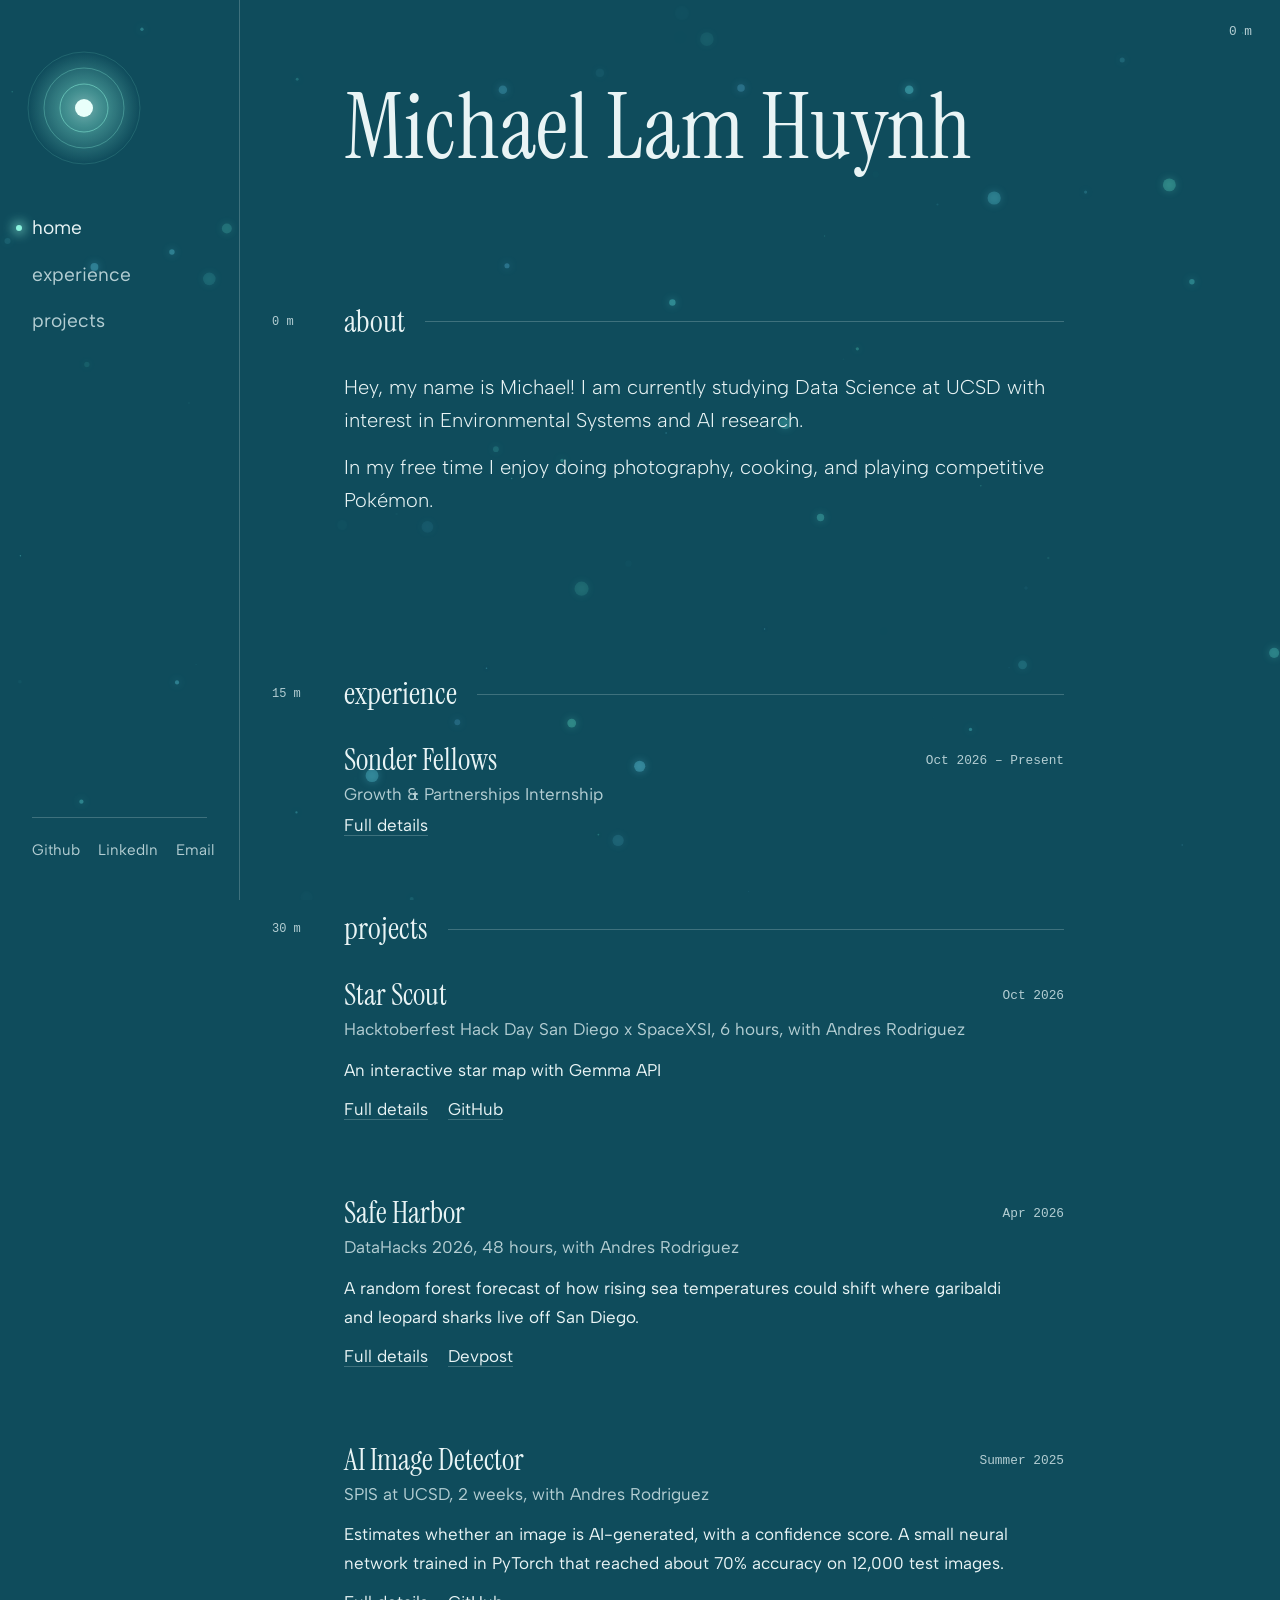
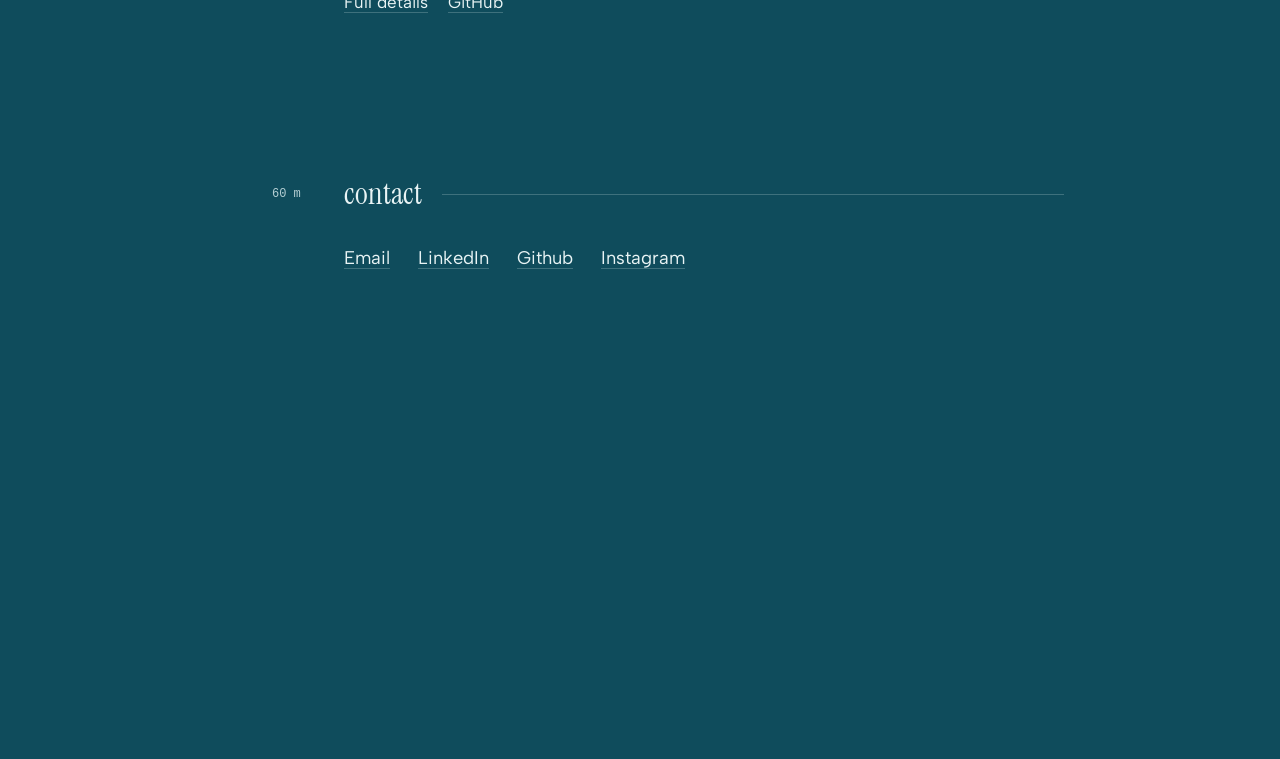
<file: index.html>
<!DOCTYPE html>
<html lang="en">
<head>
<meta charset="utf-8">
<script>(function(){var skip=false;try{skip=!!sessionStorage.getItem('dived')}catch(e){}if(!skip&&!matchMedia('(prefers-reduced-motion: reduce)').matches)document.documentElement.classList.add('diving')})();</script>
<meta name="viewport" content="width=device-width, initial-scale=1, viewport-fit=cover">
<title>Michael Lam Huynh's website</title>
<meta name="description" content="Michael Lam Huynh is a data science student at UC San Diego interested in environmental systems and AI research. Projects include Safe Harbor, a marine habitat forecast built at DataHacks 2026.">
<meta name="author" content="Michael Lam Huynh">
<meta name="theme-color" content="#0F4C5C">
<link rel="canonical" href="https://michaellamhuynh.dev/">
<meta property="og:type" content="website">
<meta property="og:title" content="Michael Lam Huynh's website">
<meta property="og:description" content="Michael Lam Huynh is a data science student at UC San Diego interested in environmental systems and AI research. Projects include Safe Harbor, a marine habitat forecast built at DataHacks 2026.">
<meta property="og:url" content="https://michaellamhuynh.dev/">
<script type="application/ld+json">{"@context":"https://schema.org","@type":"Person","name":"Michael Lam Huynh","url":"https://michaellamhuynh.dev/","alumniOf":{"@type":"CollegeOrUniversity","name":"University of California San Diego"},"description":"Data science student at UC San Diego interested in environmental systems and AI research.","sameAs":["https://github.com/MichaelHuynh28","https://www.linkedin.com/in/michael-huynh-b6799438b","https://www.instagram.com/nawal___mike/"]}</script>
<link rel="icon" href="data:image/svg+xml,&lt;svg xmlns=%22http://www.w3.org/2000/svg%22 viewBox=%220 0 100 100%22&gt;&lt;text y=%22.9em%22 font-size=%2290%22&gt;&#127754;&lt;/text&gt;&lt;/svg&gt;">
<link href="https://fonts.googleapis.com/css2?family=Albert+Sans:wght@300;400;500;600&amp;family=Instrument+Serif:ital@0;1&amp;display=swap" rel="stylesheet">
<link rel="stylesheet" href="styles.css">
</head>
<body data-depth=".95">
<div id="dive" aria-hidden="true"></div>
<canvas id="sea" aria-hidden="true"></canvas>
<div id="gauge" aria-hidden="true">0 m</div>
<div class="shell">
  <aside class="side">
    <a href="index.html" aria-label="Home">
      <svg class="orb" viewBox="0 0 120 120" aria-hidden="true">
        <defs><radialGradient id="g"><stop offset="0" stop-color="#C9FFF3"/><stop offset=".35" stop-color="#8CF3DD" stop-opacity=".7"/><stop offset="1" stop-color="#8CF3DD" stop-opacity="0"/></radialGradient></defs>
        <circle cx="60" cy="60" r="56" fill="url(#g)" opacity=".55"/>
        <circle cx="60" cy="60" r="9" fill="#E9FFFA"/>
        <g fill="none" stroke="#8CF3DD"><circle cx="60" cy="60" r="24" stroke-opacity=".5"/><circle cx="60" cy="60" r="40" stroke-opacity=".3"/><circle cx="60" cy="60" r="56" stroke-opacity=".15"/></g>
      </svg>
    </a>
    <nav class="nav" aria-label="Pages">
      <a aria-current="page" href="index.html">home</a>
      <a href="experience.html">experience</a>
      <a href="projects.html">projects</a>
    </nav>
    <div class="social">
      <a href="https://github.com/MichaelHuynh28">Github</a>
      <a href="https://www.linkedin.com/in/michael-huynh-b6799438b">LinkedIn</a>
      <a href="mailto:michael.lam.huynh@gmail.com">Email</a>
    </div>
  </aside>

  <main>
    <section id="home">
      <div class="head">
        <h1>Michael Lam Huynh</h1>
      </div>
      <div class="sec">
        <h2><span class="d">0 m</span>about</h2>
        <p class="about">Hey, my name is Michael! I am currently studying Data Science at UCSD with interest in Environmental Systems and AI research.</p>
        <p class="about">In my free time I enjoy doing photography, cooking, and playing competitive Pok&eacute;mon.</p>
      </div>
      <div class="sec">
        <h2><span class="d">15 m</span>experience</h2>
        <div class="row">
          <h3>Sonder Fellows</h3><span class="date">Oct 2026 – Present</span>
          <p class="meta">Growth &amp; Partnerships Internship</p>
          <div class="links"><a href="experience.html">Full details</a>
        </div>
      </div>
      <div class="sec">
        <h2><span class="d">30 m</span>projects</h2>
        <div class="row">
          <h3>Star Scout</h3><span class="date">Oct 2026</span>
          <p class="meta">Hacktoberfest Hack Day San Diego x SpaceXSI, 6 hours, with Andres Rodriguez</p>
          <p class="desc">An interactive star map with Gemma API</p>
          <div class="links"><a href="projects.html">Full details</a><a href="https://github.com/MichaelHuynh28/Star-Scout">GitHub</a></div>
        </div>
        <div class="row">
          <h3>Safe Harbor</h3><span class="date">Apr 2026</span>
          <p class="meta">DataHacks 2026, 48 hours, with Andres Rodriguez</p>
          <p class="desc">A random forest forecast of how rising sea temperatures could shift where garibaldi and leopard sharks live off San Diego.</p>
          <div class="links"><a href="projects.html">Full details</a><a href="https://devpost.com/software/safe-harbor-bcondm">Devpost</a></div>
        </div>
        <div class="row">
          <h3>AI Image Detector</h3><span class="date">Summer 2025</span>
          <p class="meta">SPIS at UCSD, 2 weeks, with Andres Rodriguez</p>
          <p class="desc">Estimates whether an image is AI-generated, with a confidence score. A small neural network trained in PyTorch that reached about 70% accuracy on 12,000 test images.</p>
          <div class="links"><a href="projects.html">Full details</a><a href="https://github.com/MichaelHuynh28/SPIS-2025">GitHub</a></div>
        </div>
      </div>
      <div class="sec">
        <h2><span class="d">60 m</span>contact</h2>
        <div class="contact">
          <a href="mailto:michael.lam.huynh@gmail.com">Email</a>
          <a href="https://www.linkedin.com/in/michael-huynh-b6799438b">LinkedIn</a>
          <a href="https://github.com/MichaelHuynh28">Github</a>
          <a href="https://www.instagram.com/nawal___mike/">Instagram</a>
        </div>
      </div>
    </section>
  </main>
</div>
<script src="site.js" defer></script>
</body>
</html>
</file>
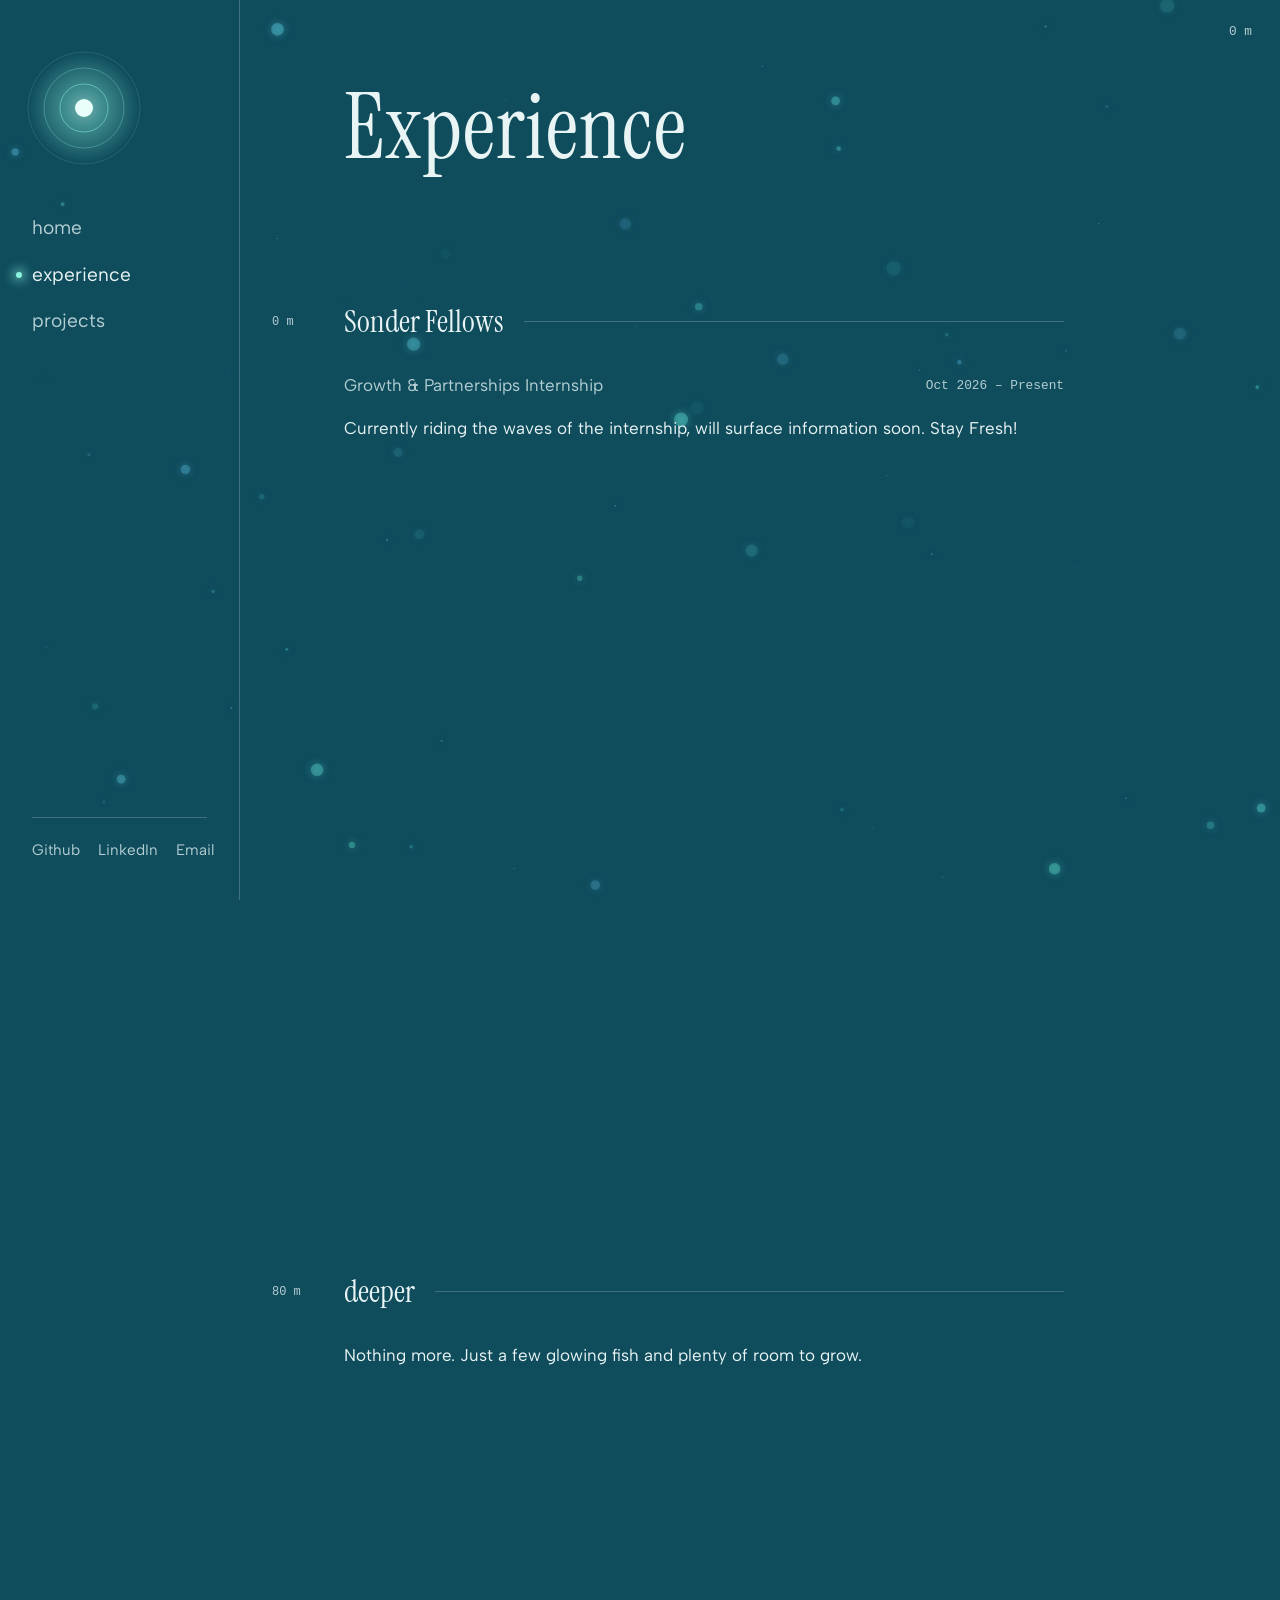
<file: experience.html>
<!DOCTYPE html>
<html lang="en">
<head>
<meta charset="utf-8">
<meta name="viewport" content="width=device-width, initial-scale=1, viewport-fit=cover">
<title>Experience | Michael Lam Huynh's website</title>
<meta name="description" content="Experience page for Michael Lam Huynh, a data science student at UC San Diego.">
<meta name="author" content="Michael Lam Huynh">
<meta name="theme-color" content="#0F4C5C">
<link rel="canonical" href="https://michaellamhuynh.dev/experience.html">
<meta property="og:type" content="website">
<meta property="og:title" content="Experience | Michael Lam Huynh's website">
<meta property="og:description" content="Experience page for Michael Lam Huynh, a data science student at UC San Diego.">
<meta property="og:url" content="https://michaellamhuynh.dev/experience.html">
<link rel="icon" href="data:image/svg+xml,&lt;svg xmlns=%22http://www.w3.org/2000/svg%22 viewBox=%220 0 100 100%22&gt;&lt;text y=%22.9em%22 font-size=%2290%22&gt;&#127754;&lt;/text&gt;&lt;/svg&gt;">
<link href="https://fonts.googleapis.com/css2?family=Albert+Sans:wght@300;400;500;600&amp;family=Instrument+Serif:ital@0;1&amp;display=swap" rel="stylesheet">
<link rel="stylesheet" href="styles.css">
</head>
<body data-depth=".95">
<canvas id="sea" aria-hidden="true"></canvas>
<div id="gauge" aria-hidden="true">0 m</div>
<div class="shell">
  <aside class="side">
    <a href="index.html" aria-label="Home">
      <svg class="orb" viewBox="0 0 120 120" aria-hidden="true">
        <defs><radialGradient id="g"><stop offset="0" stop-color="#C9FFF3"/><stop offset=".35" stop-color="#8CF3DD" stop-opacity=".7"/><stop offset="1" stop-color="#8CF3DD" stop-opacity="0"/></radialGradient></defs>
        <circle cx="60" cy="60" r="56" fill="url(#g)" opacity=".55"/>
        <circle cx="60" cy="60" r="9" fill="#E9FFFA"/>
        <g fill="none" stroke="#8CF3DD"><circle cx="60" cy="60" r="24" stroke-opacity=".5"/><circle cx="60" cy="60" r="40" stroke-opacity=".3"/><circle cx="60" cy="60" r="56" stroke-opacity=".15"/></g>
      </svg>
    </a>
    <nav class="nav" aria-label="Pages">
      <a href="index.html">home</a>
      <a aria-current="page" href="experience.html">experience</a>
      <a href="projects.html">projects</a>
    </nav>
    <div class="social">
      <a href="https://github.com/MichaelHuynh28">Github</a>
      <a href="https://www.linkedin.com/in/michael-huynh-b6799438b">LinkedIn</a>
      <a href="mailto:michael.lam.huynh@gmail.com">Email</a>
    </div>
  </aside>

  <main>
    <section id="experience">
      <div class="head">
        <h1>Experience</h1>
      </div>
      <div class="sec tall">
        <h2><span class="d">0 m</span>Sonder Fellows</h2>
        <div class="row" style="margin-bottom:14px">
          <p style="color:var(--muted); margin:0">Growth &amp; Partnerships Internship</p>
          <span class="date">Oct 2026 – Present</span>
        </div>
        <p>Currently riding the waves of the internship, will surface information soon. Stay&nbsp;Fresh!</p>
      </div>
      <div class="sec">
        <h2><span class="d">80 m</span>deeper</h2>
        <p>Nothing more. Just a few glowing fish and plenty of room to grow.</p>
      </div>
    </section>
  </main>
</div>
<script src="site.js" defer></script>
</body>
</html>
</file>
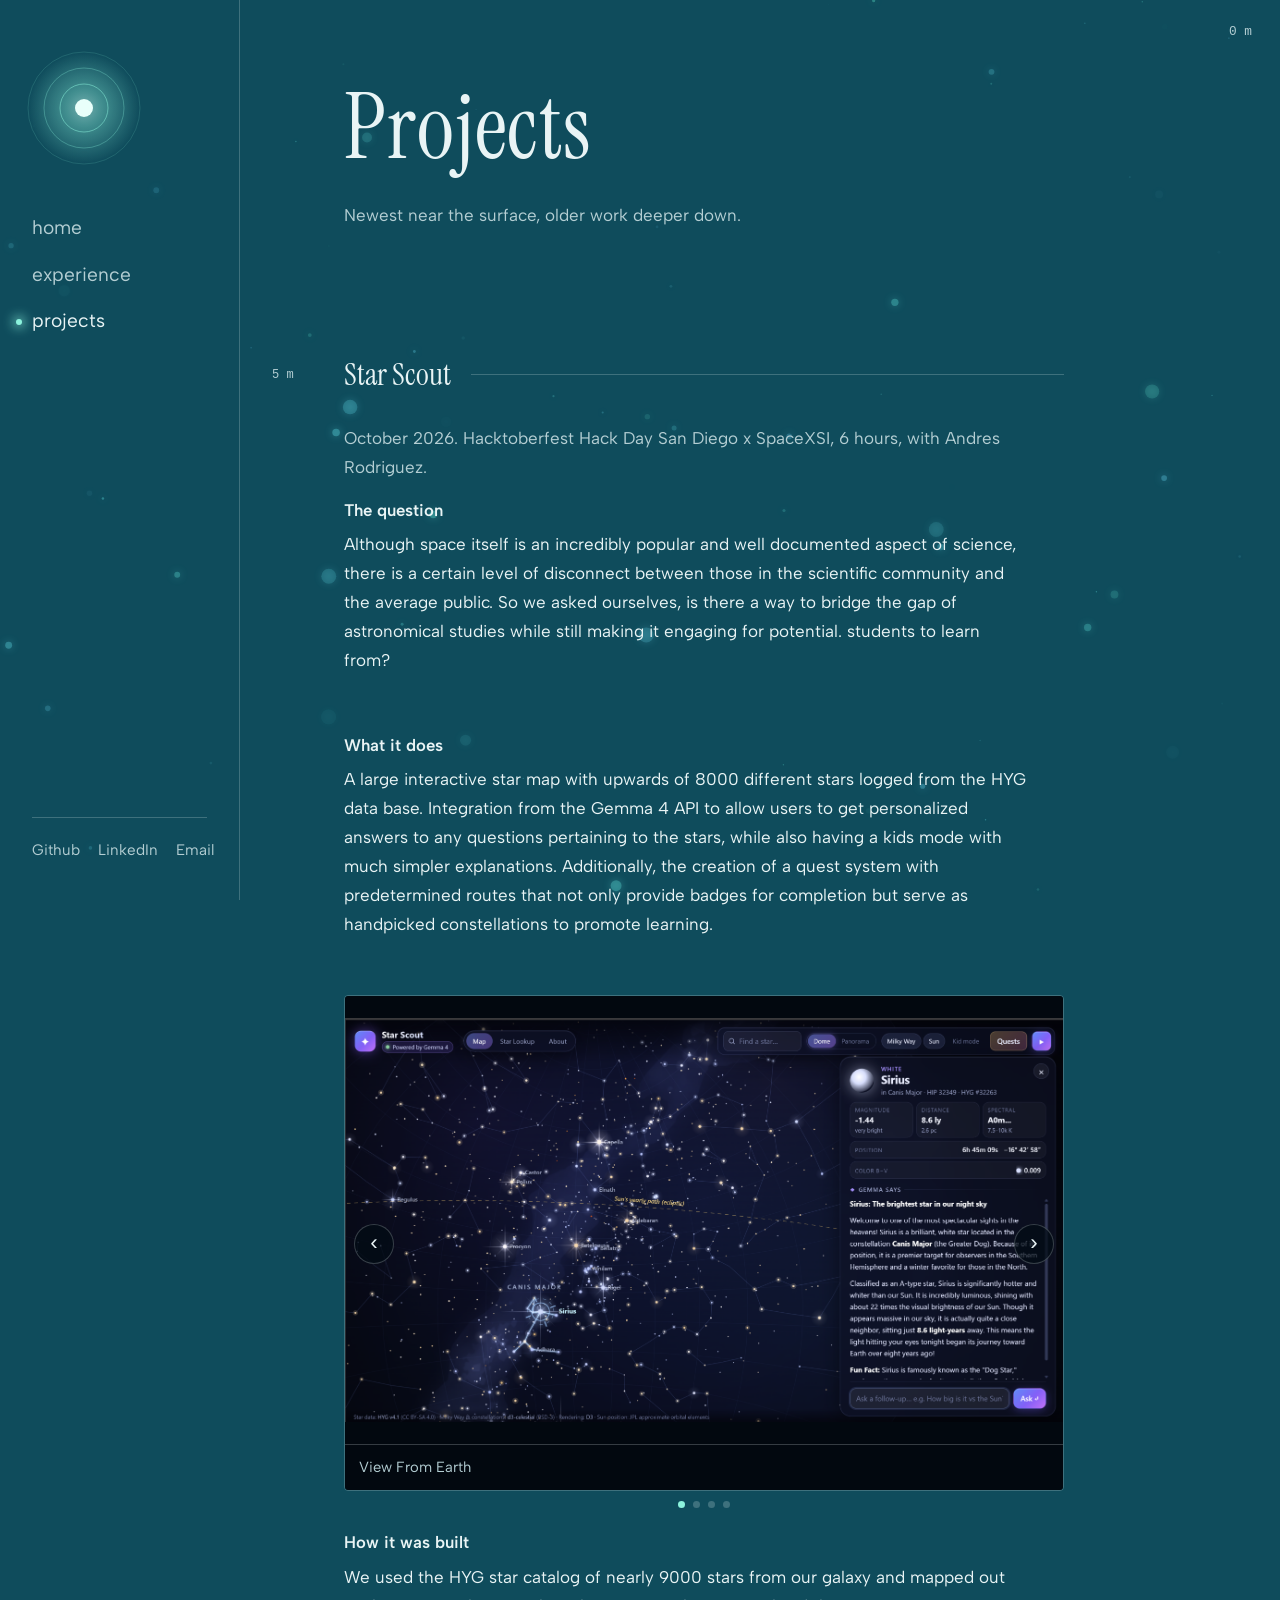
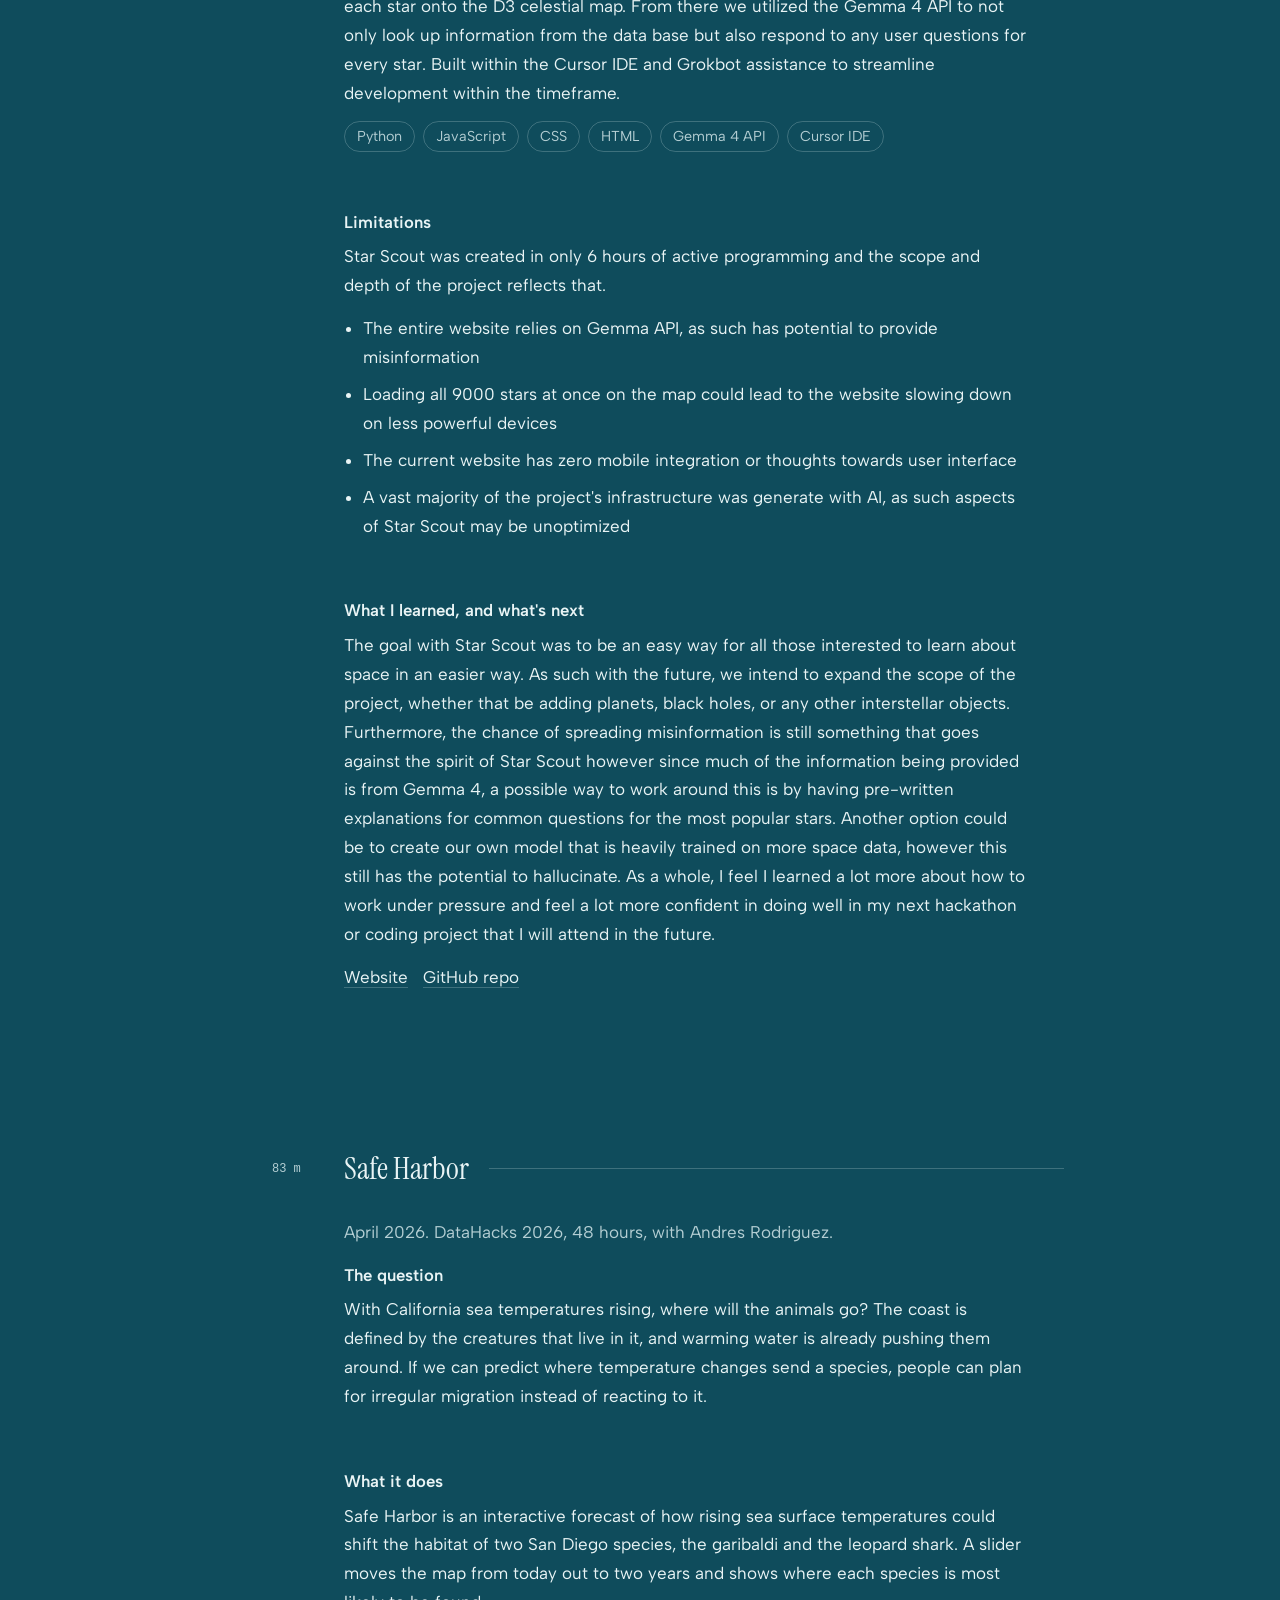
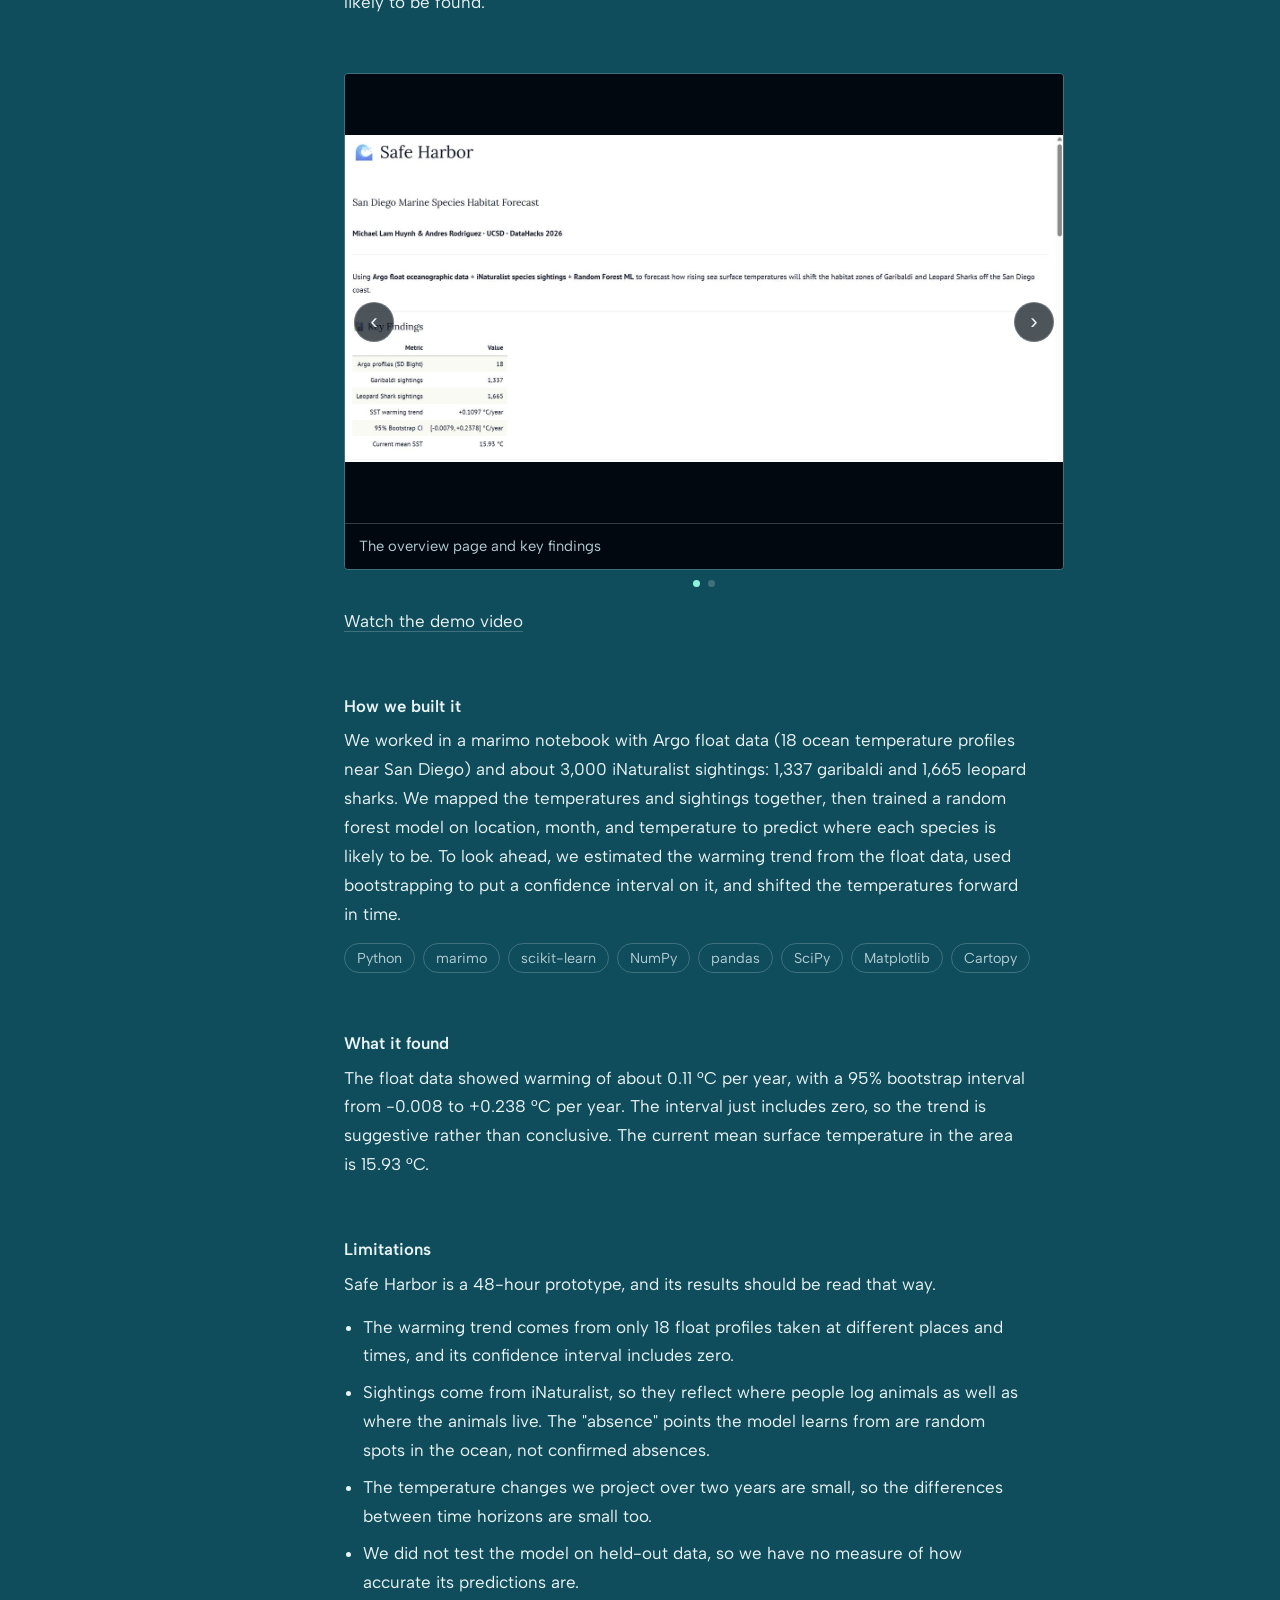
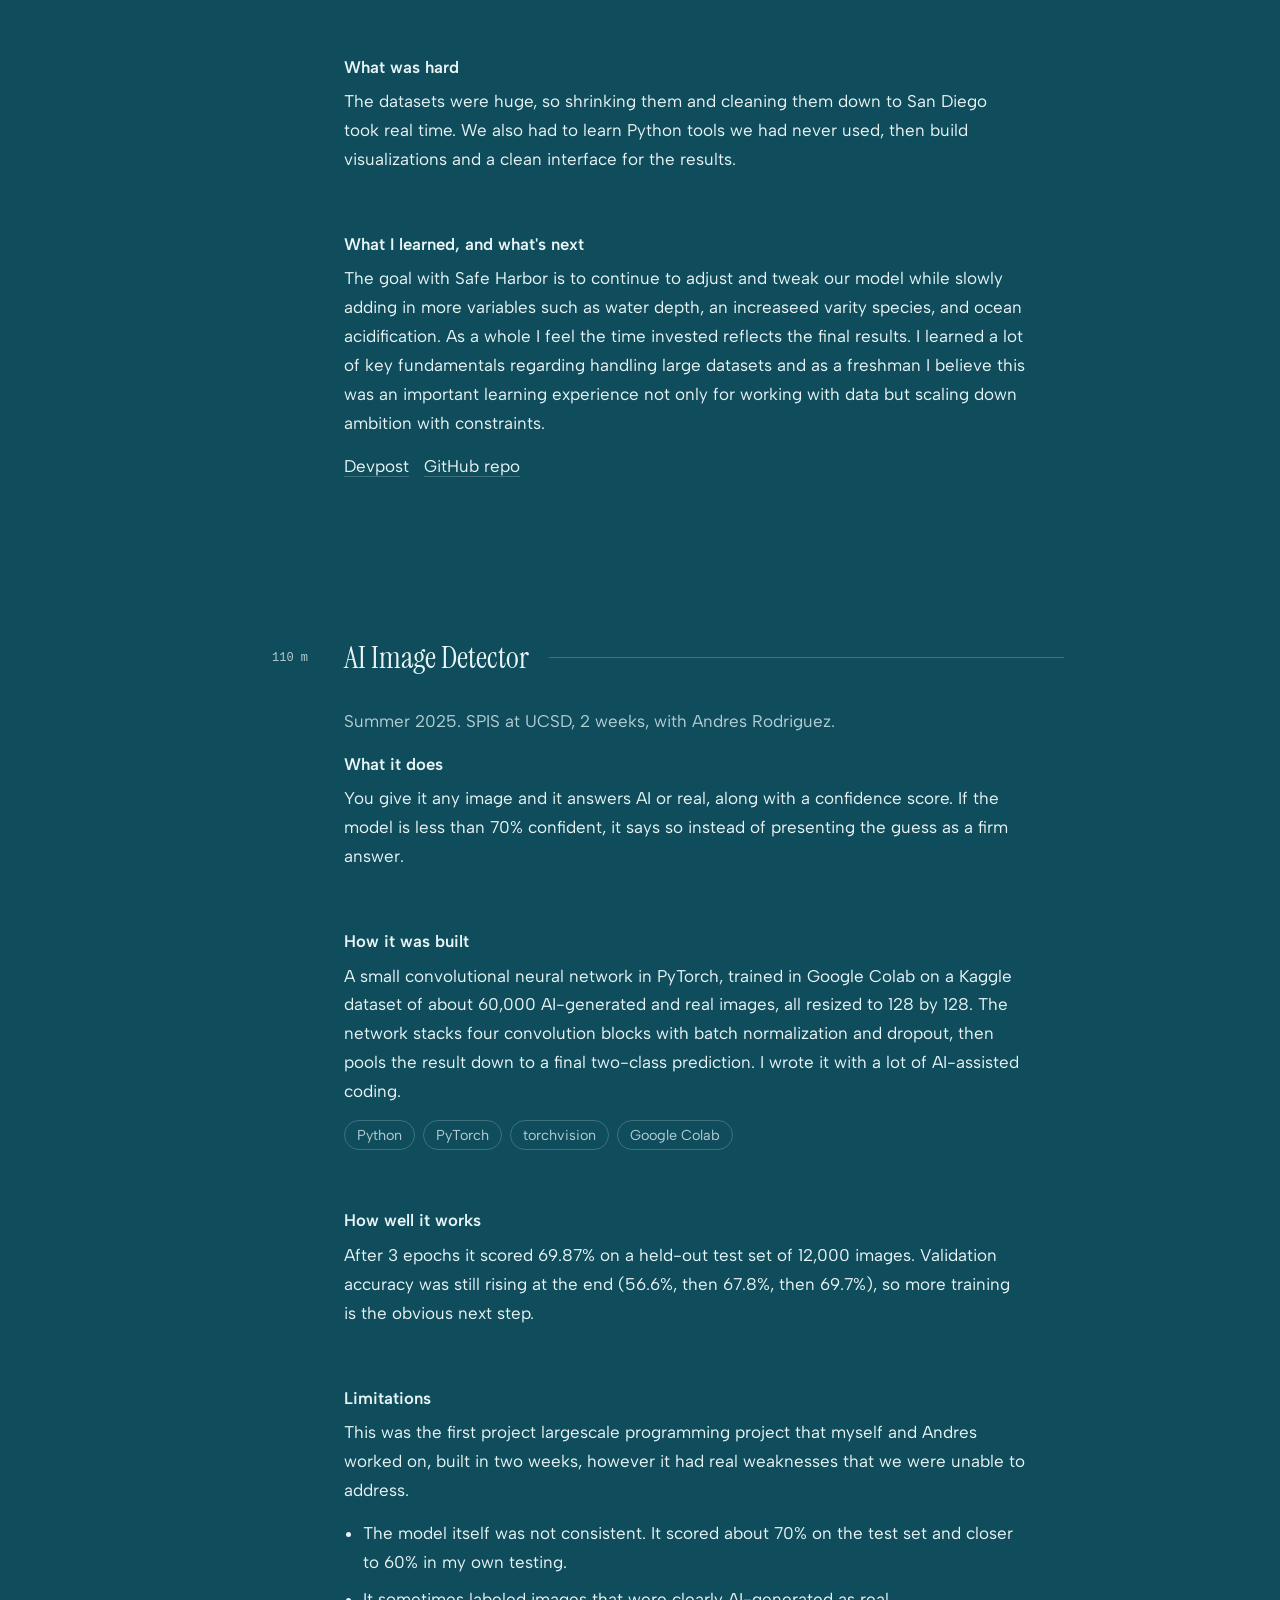
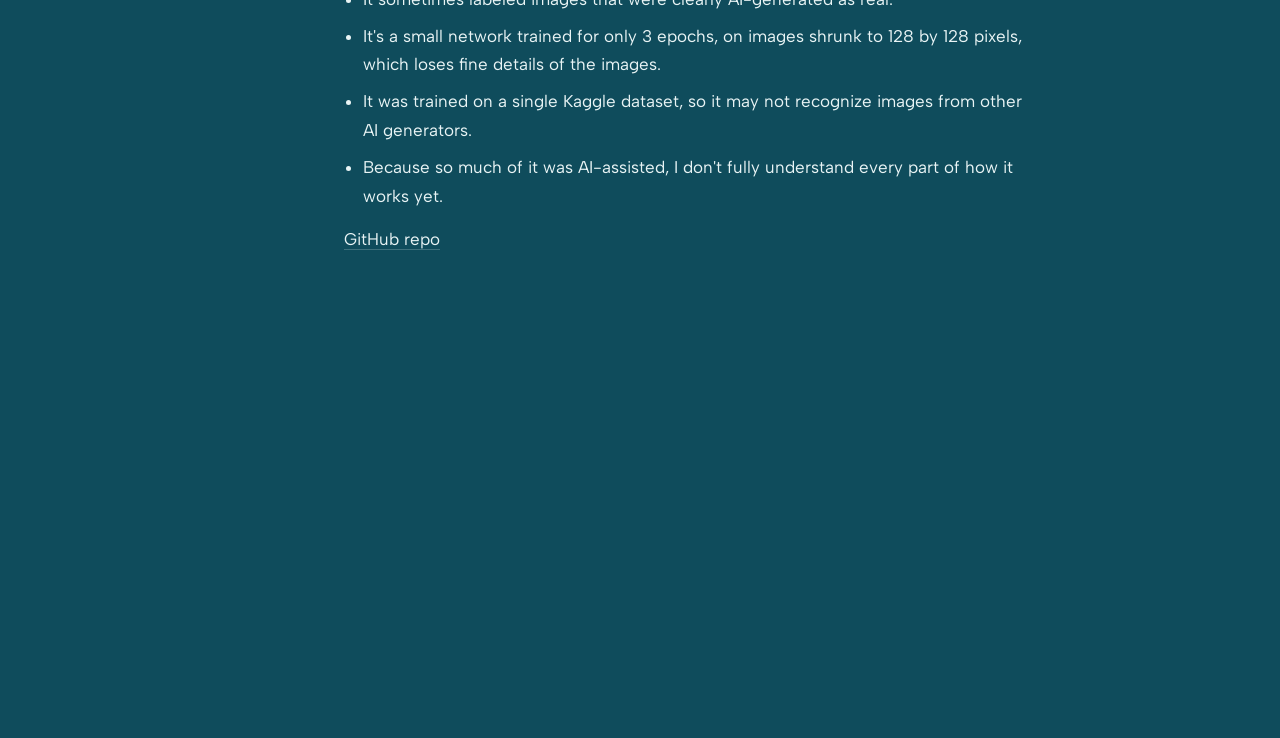
<file: projects.html>
<!DOCTYPE html>
<html lang="en">
<head>
<meta charset="utf-8">
<meta name="viewport" content="width=device-width, initial-scale=1, viewport-fit=cover">
<title>Projects | Michael Lam Huynh's website</title>






<meta name="description" content="Projects by Michael Lam Huynh: Safe Harbor, a marine habitat forecast for San Diego built at DataHacks 2026, and an AI image detector from SPIS 2025.">
<meta name="author" content="Michael Lam Huynh">
<meta name="theme-color" content="#0F4C5C">
<link rel="canonical" href="https://michaellamhuynh.dev/projects.html">
<meta property="og:type" content="website">
<meta property="og:title" content="Projects | Michael Lam Huynh's website">
<meta property="og:description" content="Projects by Michael Lam Huynh: Safe Harbor, a marine habitat forecast for San Diego built at DataHacks 2026, and an AI image detector from SPIS 2025.">
<meta property="og:url" content="https://michaellamhuynh.dev/projects.html">
<link rel="icon" href="data:image/svg+xml,&lt;svg xmlns=%22http://www.w3.org/2000/svg%22 viewBox=%220 0 100 100%22&gt;&lt;text y=%22.9em%22 font-size=%2290%22&gt;&#127754;&lt;/text&gt;&lt;/svg&gt;">
<link href="https://fonts.googleapis.com/css2?family=Albert+Sans:wght@300;400;500;600&amp;family=Instrument+Serif:ital@0;1&amp;display=swap" rel="stylesheet">
<link rel="stylesheet" href="styles.css">
</head>
<body data-depth="1">
<canvas id="sea" aria-hidden="true"></canvas>
<div id="gauge" aria-hidden="true">0 m</div>
<div class="shell">
  <aside class="side">
    <a href="index.html" aria-label="Home">
      <svg class="orb" viewBox="0 0 120 120" aria-hidden="true">
        <defs><radialGradient id="g"><stop offset="0" stop-color="#C9FFF3"/><stop offset=".35" stop-color="#8CF3DD" stop-opacity=".7"/><stop offset="1" stop-color="#8CF3DD" stop-opacity="0"/></radialGradient></defs>
        <circle cx="60" cy="60" r="56" fill="url(#g)" opacity=".55"/>
        <circle cx="60" cy="60" r="9" fill="#E9FFFA"/>
        <g fill="none" stroke="#8CF3DD"><circle cx="60" cy="60" r="24" stroke-opacity=".5"/><circle cx="60" cy="60" r="40" stroke-opacity=".3"/><circle cx="60" cy="60" r="56" stroke-opacity=".15"/></g>
      </svg>
    </a>
    <nav class="nav" aria-label="Pages">
      <a href="index.html">home</a>
      <a href="experience.html">experience</a>
      <a aria-current="page" href="projects.html">projects</a>
    </nav>
    <div class="social">
      <a href="https://github.com/MichaelHuynh28">Github</a>
      <a href="https://www.linkedin.com/in/michael-huynh-b6799438b">LinkedIn</a>
      <a href="mailto:michael.lam.huynh@gmail.com">Email</a>
    </div>
  </aside>

  <main>
    <section id="projects">
      <div class="head">
        <h1>Projects</h1>
        <p class="hint">Newest near the surface, older work deeper down.</p>
      </div>
            <!-- Star Scout Stuff-->
            <div class="sec">
        <h2 class="rv"><span class="d">5 m</span>Star Scout</h2>
        <p class="rv" style="color:var(--muted)">October 2026. Hacktoberfest Hack Day San Diego x SpaceXSI, 6 hours, with Andres Rodriguez.</p>
        <div class="part rv"><h3>The question</h3>
          <p>Although space itself is an incredibly popular and well documented aspect of science, there is a certain level of disconnect between those in the scientific community and the average public. So we asked ourselves, is there a way to bridge the gap of astronomical studies while still making it engaging for potential. students to learn from?</p></div>
        <div class="part rv"><h3>What it does</h3>
          <p>A large interactive star map with upwards of 8000 different stars logged from the HYG data base. Integration from the Gemma 4 API to allow users to get personalized answers to any questions pertaining to the stars, while also having a kids mode with much simpler explanations. Additionally, the creation of a quest system with predetermined routes that not only provide badges for completion but serve as handpicked constellations to promote learning.</p></div>
        <div class="rv">
        <div class="carousel" role="group" aria-roledescription="carousel" aria-label="Star Scout screenshots">
          <div class="slides" tabindex="0">

            <figure class="slide">
              <div class="frame"><img src="assets/star-scout-dome.png" alt="View From Earth" loading="lazy"></div>
              <figcaption>View From Earth</figcaption>
            </figure>

            <figure class="slide">
              <div class="frame"><img src="assets/star-scout-panorama.png" alt="Flat Map" loading="lazy"></div>
              <figcaption>Flat Map</figcaption>
            </figure>

            <figure class="slide">
              <div class="frame"><img src="assets/star-scout-search.png" alt="Search Feature" loading="lazy"></div>
              <figcaption>Search Feature</figcaption>
            </figure>

            <figure class="slide">
              <div class="frame"><img src="assets/star-scout-about.png" alt="About Page" loading="lazy"></div>
              <figcaption>About Page</figcaption>
            </figure>
          </div>
          <button class="cbtn prev" aria-label="Previous screenshot">&#8249;</button>
          <button class="cbtn next" aria-label="Next screenshot">&#8250;</button>
          <div class="dots" aria-hidden="true"><span class="on"></span><span></span><span></span><span></span></div>
        </div>
      </div>
        <div class="part rv"><h3>How it was built</h3>
          <p>We used the HYG star catalog of nearly 9000 stars from our galaxy and mapped out each star onto the D3 celestial map. From there we utilized the Gemma 4 API to not only look up information from the data base but also respond to any user questions for every star. Built within the Cursor IDE and Grokbot assistance to streamline development within the timeframe.</p>
           <ul class="tools"><li>Python</li><li>JavaScript</li><li>CSS</li><li>HTML</li><li>Gemma 4 API</li><li>Cursor IDE</li></ul></div>
        <div class="part rv"><h3>Limitations</h3>
          <p>Star Scout was created in only 6 hours of active programming and the scope and depth of the project reflects that.</p>
          <ul class="plain">
            <li>The entire website relies on Gemma API, as such has potential to provide misinformation</li>
            <li>Loading all 9000 stars at once on the map could lead to the website slowing down on less powerful devices</li>
            <li>The current website has zero mobile integration or thoughts towards user interface</li>
            <li>A vast majority of the project's infrastructure was generate with AI, as such aspects of Star Scout may be unoptimized</li>
          </ul></div>
        <div class="part rv"><h3>What I learned, and what's next</h3>
          <p> The goal with Star Scout was to be an easy way for all those interested to learn about space in an easier way. As such with the future, we intend to expand the scope of the project, whether that be adding planets, black holes, or any other interstellar objects. Furthermore, the chance of spreading misinformation is still something that goes against the spirit of Star Scout however since much of the information being provided is from Gemma 4, a possible way to work around this is by having pre-written explanations for common questions for the most popular stars. Another option could be to create our own model that is heavily trained on more space data, however this still has the potential to hallucinate. As a whole, I feel I learned a lot more about how to work under pressure and feel a lot more confident in doing well in my next hackathon or coding project that I will attend in the future.   </p>
          <p><a href="https://star-scout.netlify.app/">Website</a> &nbsp; <a href="https://github.com/MichaelHuynh28/Star-Scout">GitHub repo</a></p></div>
        </div>
      <!-- Safe Harbor Stuff Below-->
      <div class="sec">
        <h2 class="rv"><span class="d">83 m</span>Safe Harbor</h2>
        <p class="rv" style="color:var(--muted)">April 2026. DataHacks 2026, 48 hours, with Andres Rodriguez.</p>
        <div class="part rv"><h3>The question</h3>
          <p>With California sea temperatures rising, where will the animals go? The coast is defined by the creatures that live in it, and warming water is already pushing them around. If we can predict where temperature changes send a species, people can plan for irregular migration instead of reacting to it.</p></div>
        <div class="part rv"><h3>What it does</h3>
          <p>Safe Harbor is an interactive forecast of how rising sea surface temperatures could shift the habitat of two San Diego species, the garibaldi and the leopard shark. A slider moves the map from today out to two years and shows where each species is most likely to be found.</p></div>
        <div class="rv">
          <div class="carousel" role="group" aria-roledescription="carousel" aria-label="Safe Harbor screenshots">
            <div class="slides" tabindex="0">
              <figure class="slide"><div class="frame"><img src="assets/safe-harbor-overview.jpg" alt="Safe Harbor app overview page with a table of key findings, including the sea surface temperature warming trend" loading="lazy"></div><figcaption>The overview page and key findings</figcaption></figure>
              <figure class="slide"><div class="frame"><img src="assets/safe-harbor-forecast.jpg" alt="Interactive forecast map of the San Diego coast with predicted garibaldi and leopard shark habitat and a time slider" loading="lazy"></div><figcaption>The interactive forecast, with a slider for the time horizon</figcaption></figure>
            </div>
            <button class="cbtn prev" aria-label="Previous screenshot">&#8249;</button>
            <button class="cbtn next" aria-label="Next screenshot">&#8250;</button>
            <div class="dots" aria-hidden="true"><span class="on"></span><span></span></div>
          </div>
          <p style="margin-bottom:56px"><a href="https://youtu.be/iiY58J1oTgM">Watch the demo video</a> &nbsp;</p>
        </div>
        <div class="part rv"><h3>How we built it</h3>
          <p>We worked in a marimo notebook with Argo float data (18 ocean temperature profiles near San Diego) and about 3,000 iNaturalist sightings: 1,337 garibaldi and 1,665 leopard sharks. We mapped the temperatures and sightings together, then trained a random forest model on location, month, and temperature to predict where each species is likely to be. To look ahead, we estimated the warming trend from the float data, used bootstrapping to put a confidence interval on it, and shifted the temperatures forward in time.</p>
          <ul class="tools"><li>Python</li><li>marimo</li><li>scikit-learn</li><li>NumPy</li><li>pandas</li><li>SciPy</li><li>Matplotlib</li><li>Cartopy</li></ul></div>
        <div class="part rv"><h3>What it found</h3>
          <p>The float data showed warming of about 0.11 &deg;C per year, with a 95% bootstrap interval from -0.008 to +0.238 &deg;C per year. The interval just includes zero, so the trend is suggestive rather than conclusive. The current mean surface temperature in the area is 15.93 &deg;C.</p></div>
        <div class="part rv"><h3>Limitations</h3>
          <p>Safe Harbor is a 48-hour prototype, and its results should be read that way.</p>
          <ul class="plain">
            <li>The warming trend comes from only 18 float profiles taken at different places and times, and its confidence interval includes zero.</li>
            <li>Sightings come from iNaturalist, so they reflect where people log animals as well as where the animals live. The "absence" points the model learns from are random spots in the ocean, not confirmed absences.</li>
            <li>The temperature changes we project over two years are small, so the differences between time horizons are small too.</li>
            <li>We did not test the model on held-out data, so we have no measure of how accurate its predictions are.</li>
          </ul></div>
        <div class="part rv"><h3>What was hard</h3>
          <p>The datasets were huge, so shrinking them and cleaning them down to San Diego took real time. We also had to learn Python tools we had never used, then build visualizations and a clean interface for the results.</p></div>
        <div class="part rv"><h3>What I learned, and what's next</h3>
          <p> The goal with Safe Harbor is to continue to adjust and tweak our model while slowly adding in more variables such as water depth, an increaseed varity species, and ocean acidification. As a whole I feel the time invested reflects the final results. I learned a lot of key fundamentals regarding handling large datasets and as a freshman I believe this was an important learning experience not only for working with data but scaling down ambition with constraints.</p>
          <p><a href="https://devpost.com/software/safe-harbor-bcondm">Devpost</a> &nbsp; <a href="https://github.com/MichaelHuynh28/DataHacks_26">GitHub repo</a></p></div>
      </div>
      <!-- SPIS Stuff-->
      <div class="sec">
        <h2 class="rv"><span class="d">110 m</span>AI Image Detector</h2>
        <p class="rv" style="color:var(--muted)">Summer 2025. SPIS at UCSD, 2 weeks, with Andres Rodriguez.</p>
        <div class="part rv"><h3>What it does</h3>
          <p>You give it any image and it answers AI or real, along with a confidence score. If the model is less than 70% confident, it says so instead of presenting the guess as a firm answer.</p></div>
        <div class="part rv"><h3>How it was built</h3>
          <p>A small convolutional neural network in PyTorch, trained in Google Colab on a Kaggle dataset of about 60,000 AI-generated and real images, all resized to 128 by 128. The network stacks four convolution blocks with batch normalization and dropout, then pools the result down to a final two-class prediction. I wrote it with a lot of AI-assisted coding.</p>
          <ul class="tools"><li>Python</li><li>PyTorch</li><li>torchvision</li><li>Google Colab</li></ul></div>
        <div class="part rv"><h3>How well it works</h3>
          <p>After 3 epochs it scored 69.87% on a held-out test set of 12,000 images. Validation accuracy was still rising at the end (56.6%, then 67.8%, then 69.7%), so more training is the obvious next step.</p>
          </div>
        <div class="part rv"><h3>Limitations</h3>
          <p>This was the first project largescale programming project that myself and Andres worked on, built in two weeks, however it had real weaknesses that we were unable to address.</p>
          <ul class="plain">
            <li>The model itself was not consistent. It scored about 70% on the test set and closer to 60% in my own testing.</li>
            <li>It sometimes labeled images that were clearly AI-generated as real.</li>
            <li>It's a small network trained for only 3 epochs, on images shrunk to 128 by 128 pixels, which loses fine details of the images.</li>
            <li>It was trained on a single Kaggle dataset, so it may not recognize images from other AI generators.</li>
            <li>Because so much of it was AI-assisted, I don't fully understand every part of how it works yet.</li>
          </ul>
          <p><a href="https://github.com/MichaelHuynh28/SPIS-2025">GitHub repo</a></p></div>
      </div>
    </section>
  </main>
</div>
<script src="site.js" defer></script>
</body>
</html>
</file>
<file: styles.css>
/* ==========================================================================
   MICHAEL'S PORTFOLIO - styles.css
   --------------------------------------------------------------------------
   TABLE OF CONTENTS (use Ctrl+F and search the number, e.g. "[3]")
     [1] Colors and basic setup
     [2] Page layout (sidebar + main area)
     [3] Sidebar (orb, nav links, social links)
     [4] Main content area and headings
     [5] Home page sections (about, experience, project rows)
     [6] Projects page (carousel, detail sections, tags)
     [7] Fade-in on scroll (projects page)
     [8] Phone and small-screen layout
     [9] Dive-in intro animation

   TIP: Units used here:
     px  = fixed size
     rem = size relative to the page's base text size (1rem is about 16px)
     %   = percent of the parent element
   ========================================================================== */


/* ==========================================================================
   [1] COLORS AND BASIC SETUP
   ========================================================================== */

/* Color variables. Change a color here and it updates everywhere. */
:root {
  --ink: #E9F4F5;                    /* main text color */
  --muted: #B4CED3;                  /* softer text (dates, captions, nav) */
  --rule: rgba(233, 244, 245, .22);  /* thin divider lines */
  --accent: #8CF3DD;                 /* glowing teal highlight */
  --mono: ui-monospace, "SF Mono", Menlo, Consolas, monospace;  /* font for depth numbers */

  /* Keeps content clear of phone notches and bars. Leave these alone. */
  box-sizing: border-box;
  padding-top: env(safe-area-inset-top, 0px);
  padding-bottom: env(safe-area-inset-bottom, 0px);
}

html {
  scroll-padding-top: env(safe-area-inset-top, 0px);
  /* TO ZOOM THE WHOLE PAGE OUT: add a line here like  font-size: 93.75%;
     (100% is normal. Smaller number = everything shrinks. Text sizes
     below use rem, so they scale with this.) */
}

/* Makes padding and borders count inside an element's width. Leave alone. */
* {
  box-sizing: border-box;
}

/* Anything with the "hidden" attribute stays hidden. */
[hidden] {
  display: none !important;
}

/* The whole page: base text color, font, size, and line spacing.
   The background color here is only a starting color; site.js changes it
   as you scroll deeper. */
body {
  margin: 0;
  background: #0F4C5C;
  color: var(--ink);
  font: 400 1.0625rem/1.7 "Albert Sans", "Helvetica Neue", Arial, sans-serif;
  /*     weight size    line-height  font family and fallbacks */
}

/* All links: color, underline style, and the fade when hovering. */
a {
  color: var(--ink);
  text-decoration-color: var(--rule);
  text-underline-offset: 4px;
  transition: text-decoration-color .2s, color .2s;
}

a:hover {
  color: var(--accent);
  text-decoration-color: var(--accent);
}

/* The outline shown when you tab through links with the keyboard. */
a:focus-visible {
  outline: 2px solid var(--accent);
  outline-offset: 3px;
  border-radius: 2px;
}


/* ==========================================================================
   [2] PAGE LAYOUT (sidebar + main area)
   ========================================================================== */

/* The glowing particles. This canvas sits behind everything and fills the
   screen. pointer-events:none lets clicks pass through it. */
#sea {
  position: fixed;
  inset: 0;
  width: 100%;
  height: 100%;
  pointer-events: none;
  z-index: 0;
}

/* The depth gauge in the top right ("0 m" to "200 m"). */
#gauge {
  position: fixed;
  top: calc(24px + env(safe-area-inset-top, 0px));
  right: 28px;          /* distance from the right edge of the window */
  z-index: 3;
  font: 500 .8rem var(--mono);
  color: var(--muted);
}

/* The two-column layout: sidebar on the left, content on the right.
   240px is the sidebar's width. "1fr" means "all remaining space".
   TO MOVE THE SIDEBAR AWAY FROM THE LEFT EDGE: add these two lines inside
   this block to center the whole layout:
       max-width: 1200px;   (smaller number = sidebar sits further right)
       margin: 0 auto; */
.shell {
  display: grid;
  grid-template-columns: 240px 1fr;
  max-width: 2000px;
  margin: 0 auto;
  min-height: 100vh;
  position: relative;
  z-index: 1;
}


/* ==========================================================================
   [3] SIDEBAR
   ========================================================================== */

/* The sidebar itself. "sticky" keeps it in place while the page scrolls. */
.side {
  position: sticky;
  top: 0;
  height: 100vh;
  padding: 48px 32px 36px;   /* top, left/right, bottom spacing */
  border-right: 1px solid var(--rule);   /* the thin line beside it */
  display: flex;
  flex-direction: column;
  gap: 44px;                 /* space between orb, nav, and social links */
}

/* The glowing orb at the top. */
.orb {
  display: block;
  width: 120px;
  height: 120px;
  margin-left: -8px;
}

/* The list of page links (home, projects, experience). */
.nav {
  display: flex;
  flex-direction: column;
  gap: 14px;   /* space between links */
}

/* Each nav link. The transition makes the slide and glow smooth. */
.nav a {
  text-decoration: none;
  color: var(--muted);
  font-size: 1.2rem;
  position: relative;
  align-self: flex-start;
  transition: transform .3s ease, color .3s ease, text-shadow .3s ease;
}

/* The small glowing dot that appears left of a link. Hidden until hover. */
.nav a::before {
  content: "";
  position: absolute;
  left: -16px;
  top: 50%;
  width: 6px;
  height: 6px;
  margin-top: -3px;
  border-radius: 50%;
  background: var(--accent);
  opacity: 0;
  transform: scale(.3);
  transition: opacity .3s ease, transform .3s ease, box-shadow .3s ease;
}

/* Hover (or keyboard focus): the link slides right 8px and glows. */
.nav a:hover,
.nav a:focus-visible {
  color: var(--ink);
  transform: translateX(8px);
  text-shadow: 0 0 14px rgba(140, 243, 221, .75);
}

/* On hover, the dot appears and glows. */
.nav a:hover::before,
.nav a:focus-visible::before {
  opacity: .7;
  transform: scale(1);
  box-shadow: 0 0 10px var(--accent);
}

/* The link for the page you're currently on: bright text and a glowing dot. */
.nav a[aria-current="page"] {
  color: var(--ink);
}

.nav a[aria-current="page"]::before {
  opacity: 1;
  transform: scale(1);
  box-shadow: 0 0 12px 2px var(--accent);
}

/* The github / linkedin / email links at the bottom of the sidebar.
   margin-top:auto pushes them to the bottom. */
.social {
  margin-top: auto;
  display: flex;
  gap: 18px;
  border-top: 1px solid var(--rule);
  padding-top: 20px;
  font-size: .95rem;
}

.social a {
  color: var(--muted);
  text-decoration: none;
  display: inline-block;
  transition: transform .3s ease, color .3s ease, text-shadow .3s ease;
}

/* Hover: the social link lifts up 3px and glows teal. */
.social a:hover,
.social a:focus-visible {
  color: var(--accent);
  transform: translateY(-3px);
  text-shadow: 0 0 12px rgba(140, 243, 221, .8);
}

/* For people whose devices ask for less motion: turn off the sliding. */
@media (prefers-reduced-motion: reduce) {
  .nav a,
  .social a {
    transition: none;
  }

  .nav a:hover,
  .nav a:focus-visible,
  .social a:hover,
  .social a:focus-visible {
    transform: none;
  }
}


/* ==========================================================================
   [4] MAIN CONTENT AREA AND HEADINGS
   ========================================================================== */

/* The content area to the right of the sidebar.
   Padding order: top, right, bottom, left. The large left padding (104px)
   leaves room for the depth markers in the margin. The big bottom padding
   lets you scroll far enough to reach the deepest color. */
main {
  padding: 80px 56px 36vh 104px;
  max-width: 900px;
}

/* Heading fonts: Instrument Serif for the name, section titles, and
   project titles. */
h1,
.sec h2,
.row h3 {
  font-family: "Instrument Serif", Georgia, "Times New Roman", serif;
  font-weight: 400;
}

/* The big name title. letter-spacing is the gap between letters (raised
   a little because it looked squished before). clamp(smallest, ideal,
   largest) lets the size shrink on small screens. */
h1 {
  font-size: clamp(3rem, 8vw, 5.6rem);
  letter-spacing: .01em;
  line-height: 1.08;
  margin: 0 0 24px;
}

/* The block holding the page title. margin-bottom is the gap below it. */
.head {
  margin-bottom: 128px;
}

/* The small gray line under "Projects" ("Newest near the surface..."). */
.hint {
  color: var(--muted);
  margin: 0;
}

/* One section of a page (about, experience, projects, contact).
   margin-bottom is the empty space before the next section, which is what
   makes you scroll "deeper" between sections. */
.sec {
  margin-bottom: 160px;
  max-width: 720px;
}

/* Section titles (about, experience, ...) with a line stretching after them. */
.sec h2 {
  position: relative;
  display: flex;
  align-items: center;
  gap: 20px;
  font-size: 1.95rem;
  line-height: 1.1;
  margin: 0 0 32px;
}

/* The thin horizontal line after each section title. */
.sec h2::after {
  content: "";
  flex: 1;
  height: 1px;
  background: var(--rule);
}

/* The depth marker ("15 m") sitting in the left margin beside a heading.
   left:-72px puts it 72px to the left of the heading. */
.d {
  position: absolute;
  left: -72px;
  top: 50%;
  transform: translateY(-50%);
  font: 500 .75rem var(--mono);
  color: var(--muted);
  white-space: nowrap;
}

/* Regular paragraphs. max-width keeps lines a comfortable length to read. */
p {
  margin: 0 0 14px;
  max-width: 62ch;
}


/* ==========================================================================
   [5] HOME PAGE SECTIONS
   ========================================================================== */

/* The two intro paragraphs in "about" (bigger and lighter than normal). */
.about {
  font-size: 1.25rem;
  line-height: 1.65;
  font-weight: 300;
}

/* One entry (a project or experience item) on the home page.
   It's a grid with two columns: the title (left) and the date (right). */
.row {
  display: grid;
  grid-template-columns: 1fr auto;
  gap: 2px 24px;
  margin-bottom: 72px;   /* space between entries */
}

/* The entry's title (e.g. "Safe Harbor"). */
.row h3 {
  font-size: 1.9rem;
  line-height: 1.15;
  margin: 0;
}

/* The date on the right (e.g. "Apr 2026"). */
.row .date {
  font: 500 .8rem var(--mono);
  color: var(--muted);
  align-self: center;
}

/* The gray line under the title ("DataHacks 2026, 48 hours, with ..."). */
.row .meta {
  grid-column: 1 / -1;   /* span the full width */
  color: var(--muted);
  margin: 0;
}

/* The short description. */
.row .desc {
  grid-column: 1 / -1;
  margin: 10px 0 8px;
}

/* The links under an entry ("Full details", "Devpost"). */
.row .links {
  grid-column: 1 / -1;
  display: flex;
  gap: 20px;
}

/* The row of links in the contact section (email, linkedin, ...). */
.contact {
  display: flex;
  flex-wrap: wrap;
  gap: 8px 28px;
  font-size: 1.15rem;
}


/* ==========================================================================
   [6] PROJECTS PAGE
   ========================================================================== */

/* ---- Screenshot carousel ---- */

/* The carousel box. */
.carousel {
  position: relative;
  margin: 0 0 20px;
  max-width: 720px;
}

/* The scrolling strip that holds the screenshots. Slides snap into place
   as you swipe. The scrollbar is hidden. */
.slides {
  display: flex;
  overflow-x: auto;
  scroll-snap-type: x mandatory;
  scrollbar-width: none;
  border-radius: 4px;
  border: 1px solid var(--rule);
}

/* Hides the scrollbar in Chrome, Safari, and Brave. */
.slides::-webkit-scrollbar {
  display: none;
}

/* One slide (screenshot + caption). Each takes the full width. */
.slide {
  flex: 0 0 100%;
  scroll-snap-align: center;
  margin: 0;
  background: #02080F;
}

/* The picture area. aspect-ratio keeps every slide the same shape. */
.slide .frame {
  aspect-ratio: 16 / 10;
  display: flex;
  align-items: center;
  justify-content: center;
}

.slide img {
  max-width: 100%;
  max-height: 100%;
  display: block;
}

/* The caption under each screenshot. */
.slide figcaption {
  padding: 10px 14px;
  font-size: .92rem;
  color: var(--muted);
  border-top: 1px solid var(--rule);
}

/* The round previous / next arrow buttons. */
.cbtn {
  position: absolute;
  top: calc(50% - 28px);
  width: 40px;
  height: 40px;
  border-radius: 50%;
  border: 1px solid var(--rule);
  background: rgba(2, 12, 20, .7);
  color: var(--ink);
  font-size: 1.4rem;
  line-height: 1;
  cursor: pointer;
  transition: box-shadow .3s, color .3s;
}

/* Hover: the arrow button glows. */
.cbtn:hover,
.cbtn:focus-visible {
  color: var(--accent);
  box-shadow: 0 0 12px rgba(140, 243, 221, .7);
  outline: none;
}

.cbtn.prev { left: 10px; }
.cbtn.next { right: 10px; }

/* The small dots under the carousel showing which slide you're on. */
.dots {
  display: flex;
  gap: 8px;
  justify-content: center;
  margin-top: 10px;
}

.dots span {
  width: 7px;
  height: 7px;
  border-radius: 50%;
  background: var(--rule);
  transition: background .3s;
}

/* The dot for the current slide. */
.dots span.on {
  background: var(--accent);
}

/* ---- Project detail sections ---- */

/* Makes the "Experience" page's first section tall (90% of window height). */
.sec.tall {
  min-height: 90vh;
}

/* One block inside a project ("The question", "How we built it", ...). */
.part {
  margin: 0 0 56px;
}

/* Bullet lists (Limitations). */
.part ul.plain {
  margin: 0 0 14px;
  padding-left: 1.1em;
  max-width: 62ch;
}

.part ul.plain li {
  margin-bottom: 8px;   /* space between bullets */
}

/* The small bold titles inside a project ("What it does", ...). */
.part h3 {
  font-size: 1.05rem;
  font-weight: 600;
  margin: 0 0 6px;
}

/* The row of rounded tags (Python, PyTorch, ...). */
.tools {
  display: flex;
  flex-wrap: wrap;
  gap: 8px;
  padding: 0;
  list-style: none;
  margin: 6px 0 14px;
}

.tools li {
  border: 1px solid var(--rule);
  border-radius: 99px;   /* makes the pill shape */
  padding: 2px 12px;
  font-size: .9rem;
  color: var(--muted);
}

/* A video box. Not used right now (the embed didn't load, so the page
   links to the video instead), but kept in case you add one later. */
.video {
  position: relative;
  aspect-ratio: 16 / 9;
  max-width: 640px;
  margin: 0 0 10px;
  background: #02080F;
  border-radius: 4px;
  overflow: hidden;
}

.video iframe {
  position: absolute;
  inset: 0;
  width: 100%;
  height: 100%;
  border: 0;
}


/* ==========================================================================
   [7] FADE-IN ON SCROLL (projects page)
   Elements with class "rv" start invisible and slightly lower, then fade
   in and rise when scrolled into view. site.js adds the "in" class.
   1.1s is how long the fade takes. Make it bigger for slower.
   ========================================================================== */

#projects.rv-on .rv {
  opacity: 0;
  transform: translateY(20px);
  transition: opacity 1.1s ease, transform 1.1s ease;
}

#projects.rv-on .rv.in {
  opacity: 1;
  transform: none;
}


/* ==========================================================================
   [8] PHONE AND SMALL-SCREEN LAYOUT
   Everything in this block only applies when the window is 820px wide or
   less. It stacks the sidebar on top of the content.
   ========================================================================== */

@media (max-width: 820px) {

  /* One column instead of two. */
  .shell {
    grid-template-columns: 1fr;
  }

  /* The sidebar becomes a normal top bar instead of sticking to the side. */
  .side {
    position: static;
    height: auto;
    padding: 24px 20px 8px;
    border: 0;
    gap: 16px;
  }

  /* Smaller orb. */
  .orb {
    width: 72px;
    height: 72px;
  }

  /* Nav links in a row instead of a column. */
  .nav {
    flex-direction: row;
    gap: 20px;
  }

  /* No glowing dot or sliding on phones. */
  .nav a::before {
    display: none;
  }

  .nav a:hover,
  .nav a:focus-visible {
    transform: none;
  }

  /* Current page is shown with an underline instead of a dot. */
  .nav a[aria-current="page"] {
    text-decoration: underline;
    text-decoration-color: var(--accent);
    text-underline-offset: 6px;
  }

  .social {
    margin-top: 0;
    border: 0;
    padding-top: 0;
  }

  /* Less padding around the content. */
  main {
    padding: 32px 20px 36vh;
  }

  /* Hide the depth markers in the margin (no room on phones). */
  .d {
    display: none;
  }

  /* Tighter spacing between sections. */
  .head { margin-bottom: 88px; }
  .sec  { margin-bottom: 112px; }
}


/* ==========================================================================
   [9] DIVE-IN INTRO ANIMATION
   The bright-to-deep-blue screen with bubbles on your first visit.
   ========================================================================== */

/* Hidden by default. It only shows when the page has the "diving" class,
   which a small script at the top of index.html adds on first load. */
#dive {
  display: none;
}

/* While diving: a full-screen gradient (bright surface to deep blue) that
   slides upward (divebg, 2.4s) and then fades out (divefade, 2.9s total). */
.diving #dive {
  display: block;
  position: fixed;
  inset: 0;
  z-index: 100;
  overflow: hidden;
  background: linear-gradient(#c9f3f5 0%, #5fc3d1 18%, #1d7f93 40%, #0F4C5C 70%, #0F4C5C 100%);
  background-size: 100% 400%;
  animation: divebg 2.4s cubic-bezier(.6, 0, .4, 1) forwards, divefade 2.9s ease forwards;
}

/* The gradient slides from the top color to the bottom color. */
@keyframes divebg {
  from { background-position: 50% 0; }
  to   { background-position: 50% 100%; }
}

/* Fully visible, then fades out at the very end. */
@keyframes divefade {
  0%, 84% { opacity: 1; visibility: visible; }
  100%    { opacity: 0; visibility: hidden; }
}

/* The rising bubbles (created by site.js). */
#dive i {
  position: absolute;
  bottom: -40px;
  border-radius: 50%;
  border: 1.5px solid rgba(255, 255, 255, .75);
  background: radial-gradient(circle at 30% 30%, rgba(255, 255, 255, .7), rgba(255, 255, 255, .08) 60%);
  animation: bub linear forwards;
}

/* Each bubble floats up past the top of the screen. */
@keyframes bub {
  to { transform: translateY(-115vh); }
}

/* No intro at all for people who prefer reduced motion. */
@media (prefers-reduced-motion: reduce) {
  .diving #dive {
    display: none;
  }
}

/* copied-email message */
.toast{position:fixed;left:50%;bottom:calc(28px + env(safe-area-inset-bottom,0px));transform:translate(-50%,12px);z-index:50;padding:10px 18px;border-radius:99px;background:rgba(2,12,20,.88);border:1px solid var(--rule);color:var(--ink);font-size:.95rem;text-align:center;max-width:calc(100vw - 32px);opacity:0;pointer-events:none;transition:opacity .25s ease,transform .25s ease}
.toast.on{opacity:1;transform:translate(-50%,0)}
@media (prefers-reduced-motion:reduce){.toast{transition:none}}
</file>
